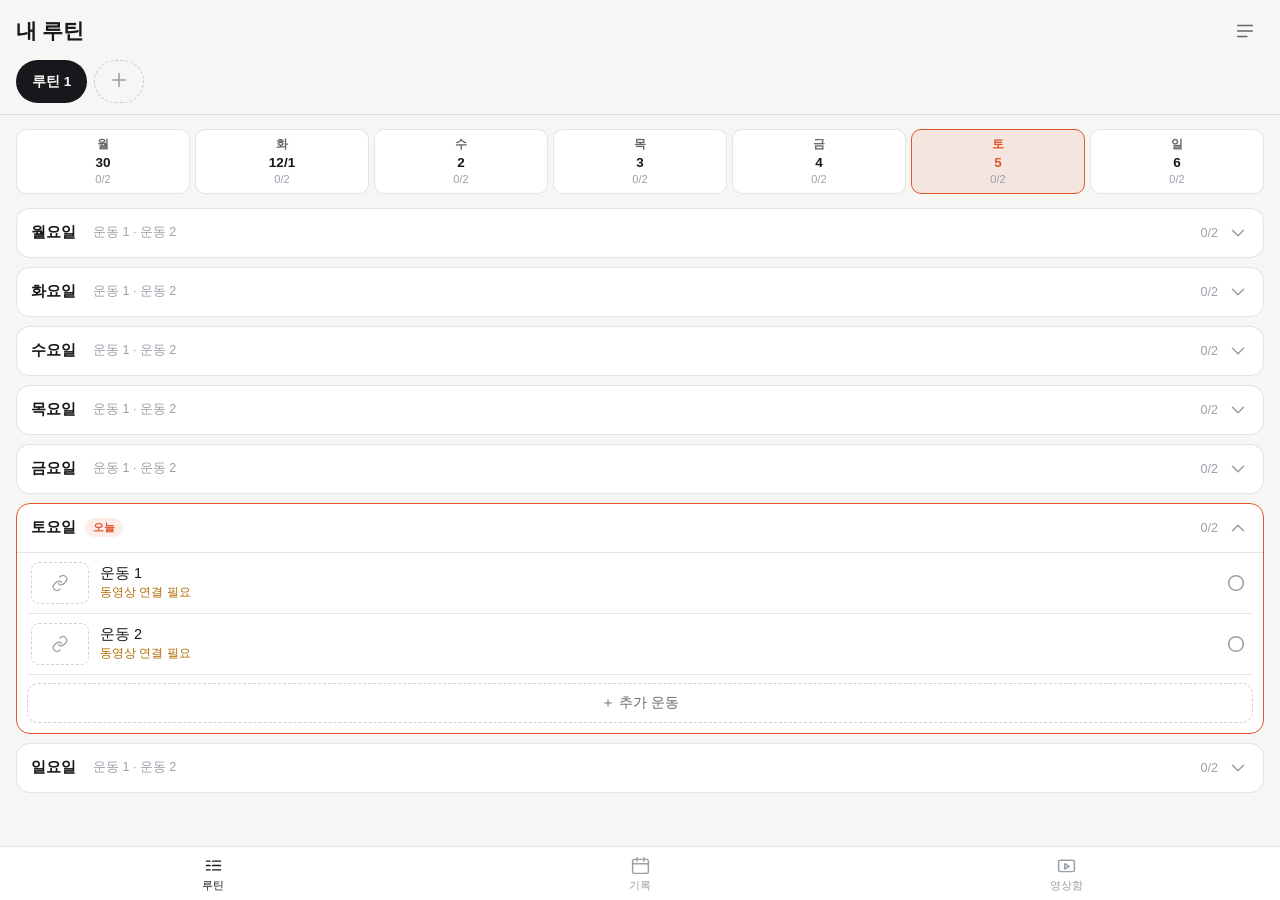
<file: index.html>
<!DOCTYPE html>
<html lang="ko">
<head>
<meta charset="utf-8">
<meta name="viewport" content="width=device-width, initial-scale=1, viewport-fit=cover, maximum-scale=1">
<meta name="theme-color" content="#0e1013" media="(prefers-color-scheme: dark)">
<meta name="theme-color" content="#f6f6f4" media="(prefers-color-scheme: light)">
<meta name="mobile-web-app-capable" content="yes">
<meta name="apple-mobile-web-app-capable" content="yes">
<meta name="apple-mobile-web-app-status-bar-style" content="black-translucent">
<title>내 루틴</title>
<link rel="manifest" href="./manifest.json">
<link rel="icon" href="./icon-192.png">
<link rel="apple-touch-icon" href="./icon-192.png">
<link rel="stylesheet" href="./styles.css">
</head>
<body>

<header class="topbar">
  <h1 class="brand">내 루틴</h1>
  <button class="icon-btn" id="btnStorage" aria-label="저장공간">
    <svg viewBox="0 0 24 24" aria-hidden="true"><path d="M4 6h16M4 12h16M4 18h10"/></svg>
  </button>
</header>

<nav class="tabstrip" id="tabstrip" aria-label="루틴 목록"></nav>

<main id="view" class="view"></main>

<nav class="bottombar" role="tablist">
  <button class="navbtn is-on" data-nav="routine" role="tab">
    <svg viewBox="0 0 24 24" aria-hidden="true"><path d="M4 7h4M4 12h4M4 17h4M11 7h9M11 12h9M11 17h9"/></svg>
    <span>루틴</span>
  </button>
  <button class="navbtn" data-nav="log" role="tab">
    <svg viewBox="0 0 24 24" aria-hidden="true"><rect x="3" y="5" width="18" height="16" rx="2"/><path d="M3 10h18M8 3v4M16 3v4"/></svg>
    <span>기록</span>
  </button>
  <button class="navbtn" data-nav="lib" role="tab">
    <svg viewBox="0 0 24 24" aria-hidden="true"><rect x="3" y="6" width="18" height="13" rx="2"/><path d="m10 10 5 3-5 3z"/></svg>
    <span>영상함</span>
  </button>
</nav>

<div class="sheet-wrap" id="sheetWrap" hidden>
  <div class="sheet-bg" data-close></div>
  <div class="sheet" id="sheet" role="dialog" aria-modal="true"></div>
</div>

<div class="player" id="player" hidden>
  <div class="player-top">
    <span class="player-title" id="playerTitle"></span>
    <button class="icon-btn" id="playerClose" aria-label="닫기">
      <svg viewBox="0 0 24 24" aria-hidden="true"><path d="m6 6 12 12M18 6 6 18"/></svg>
    </button>
  </div>
  <video id="video" controls playsinline preload="metadata"></video>
  <div id="ytbox" hidden></div>
  <div class="player-bottom">
    <button class="btn btn-ghost" id="playerSkip">건너뛰기</button>
    <button class="btn btn-accent" id="playerDone">완료</button>
  </div>
</div>

<div class="toast" id="toast" hidden></div>

<script src="./app.js"></script>
</body>
</html>
</file>
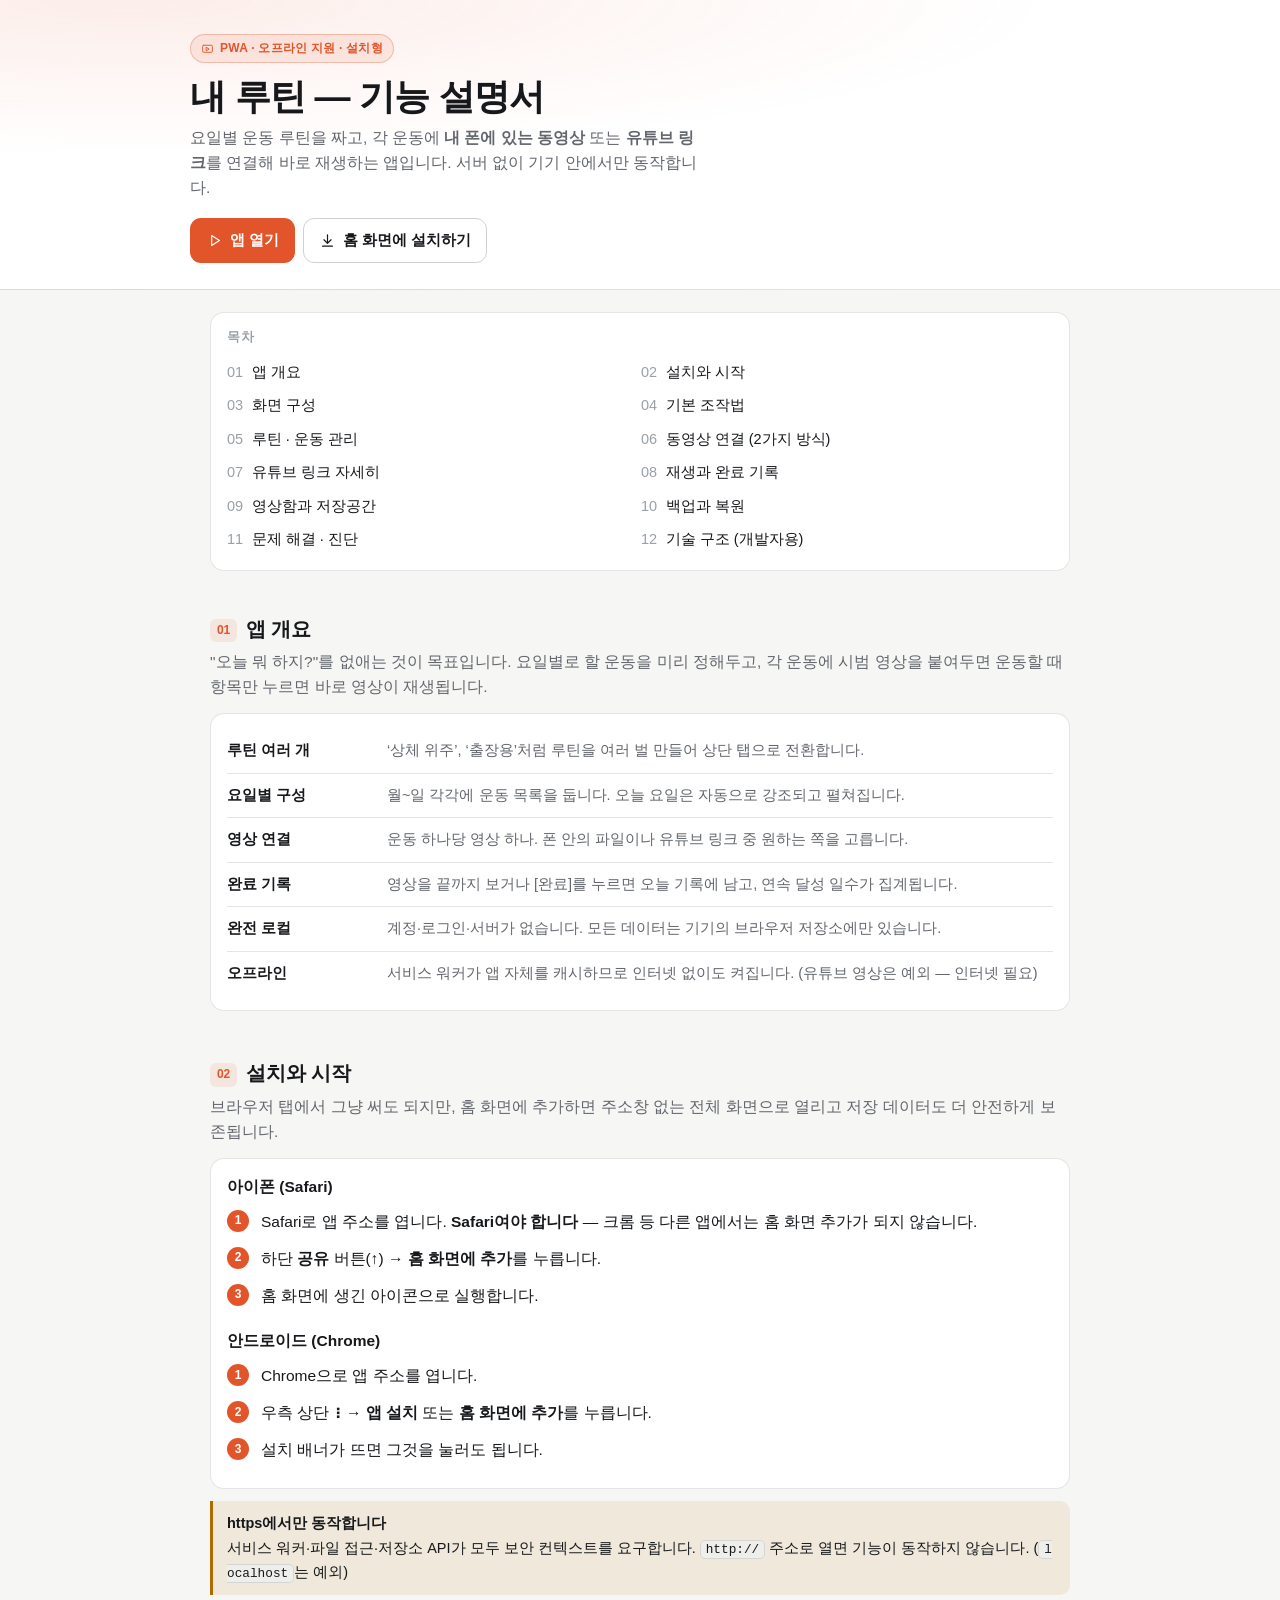
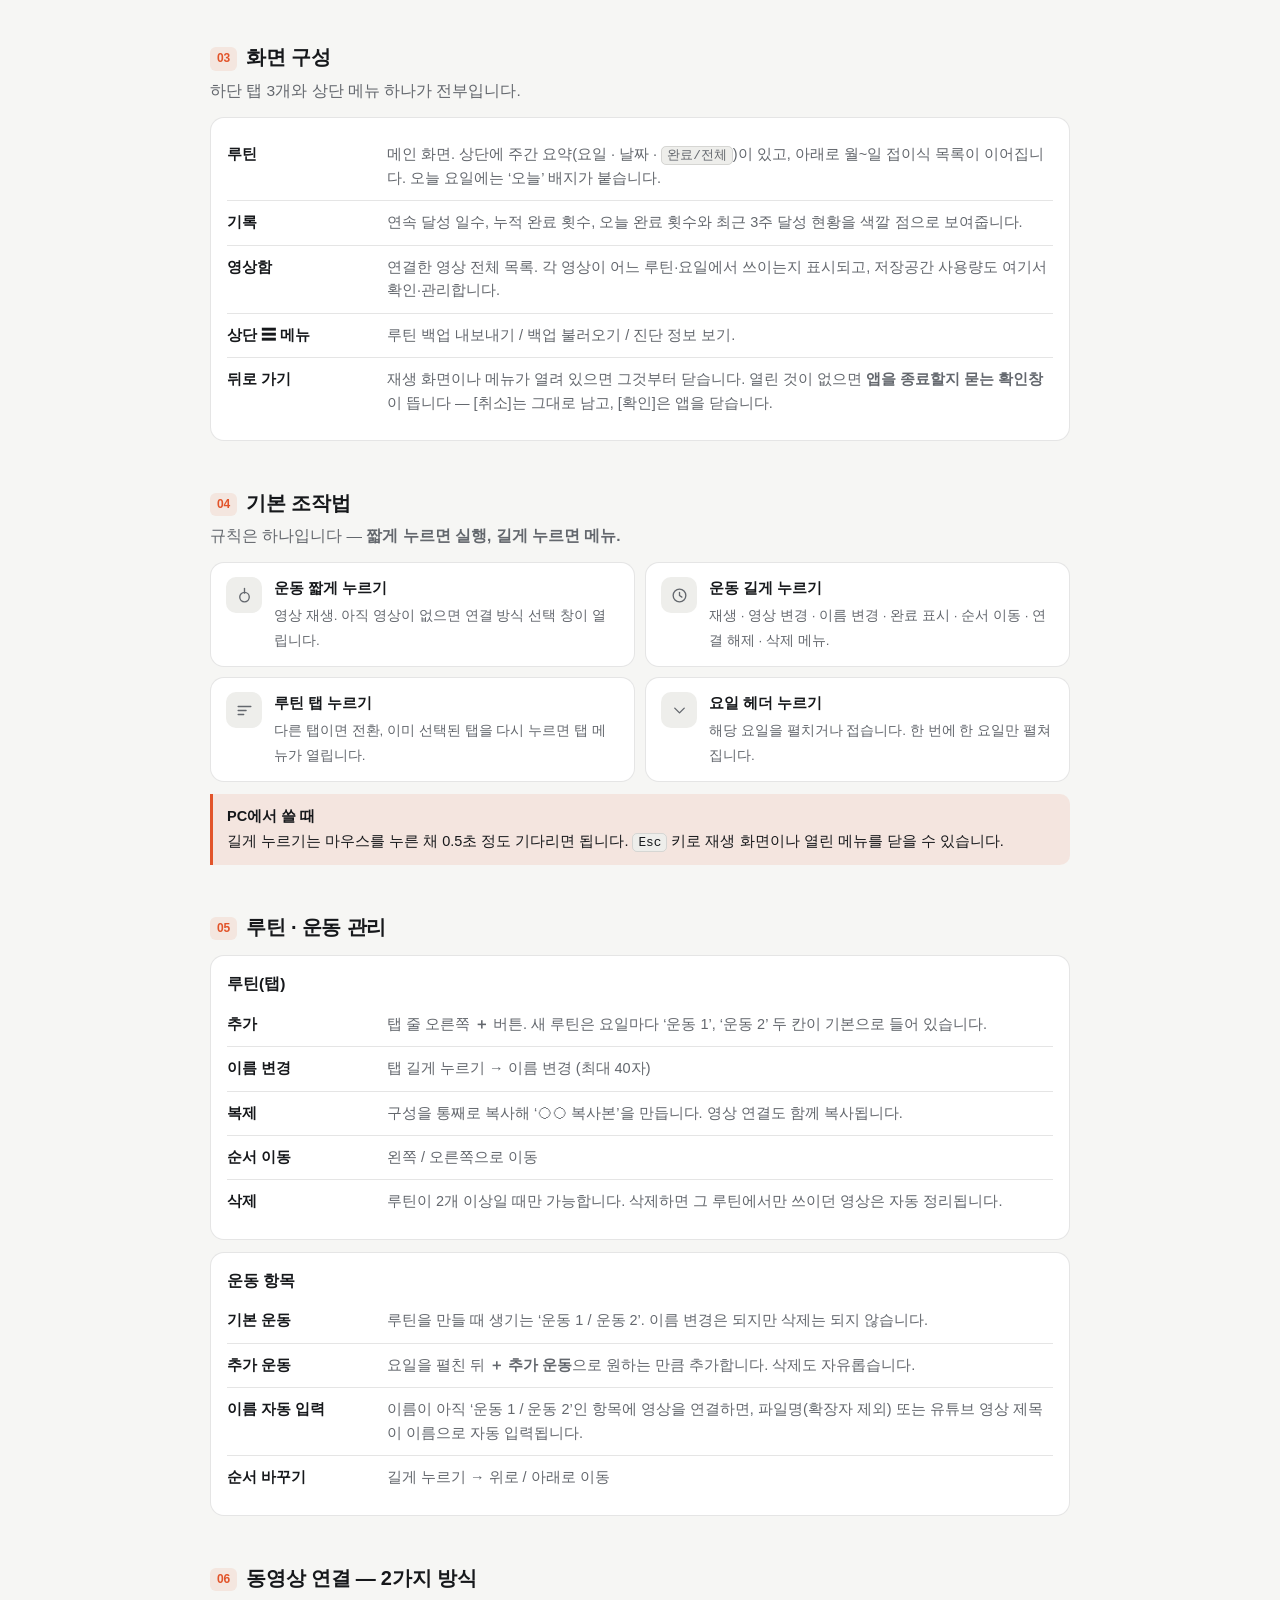
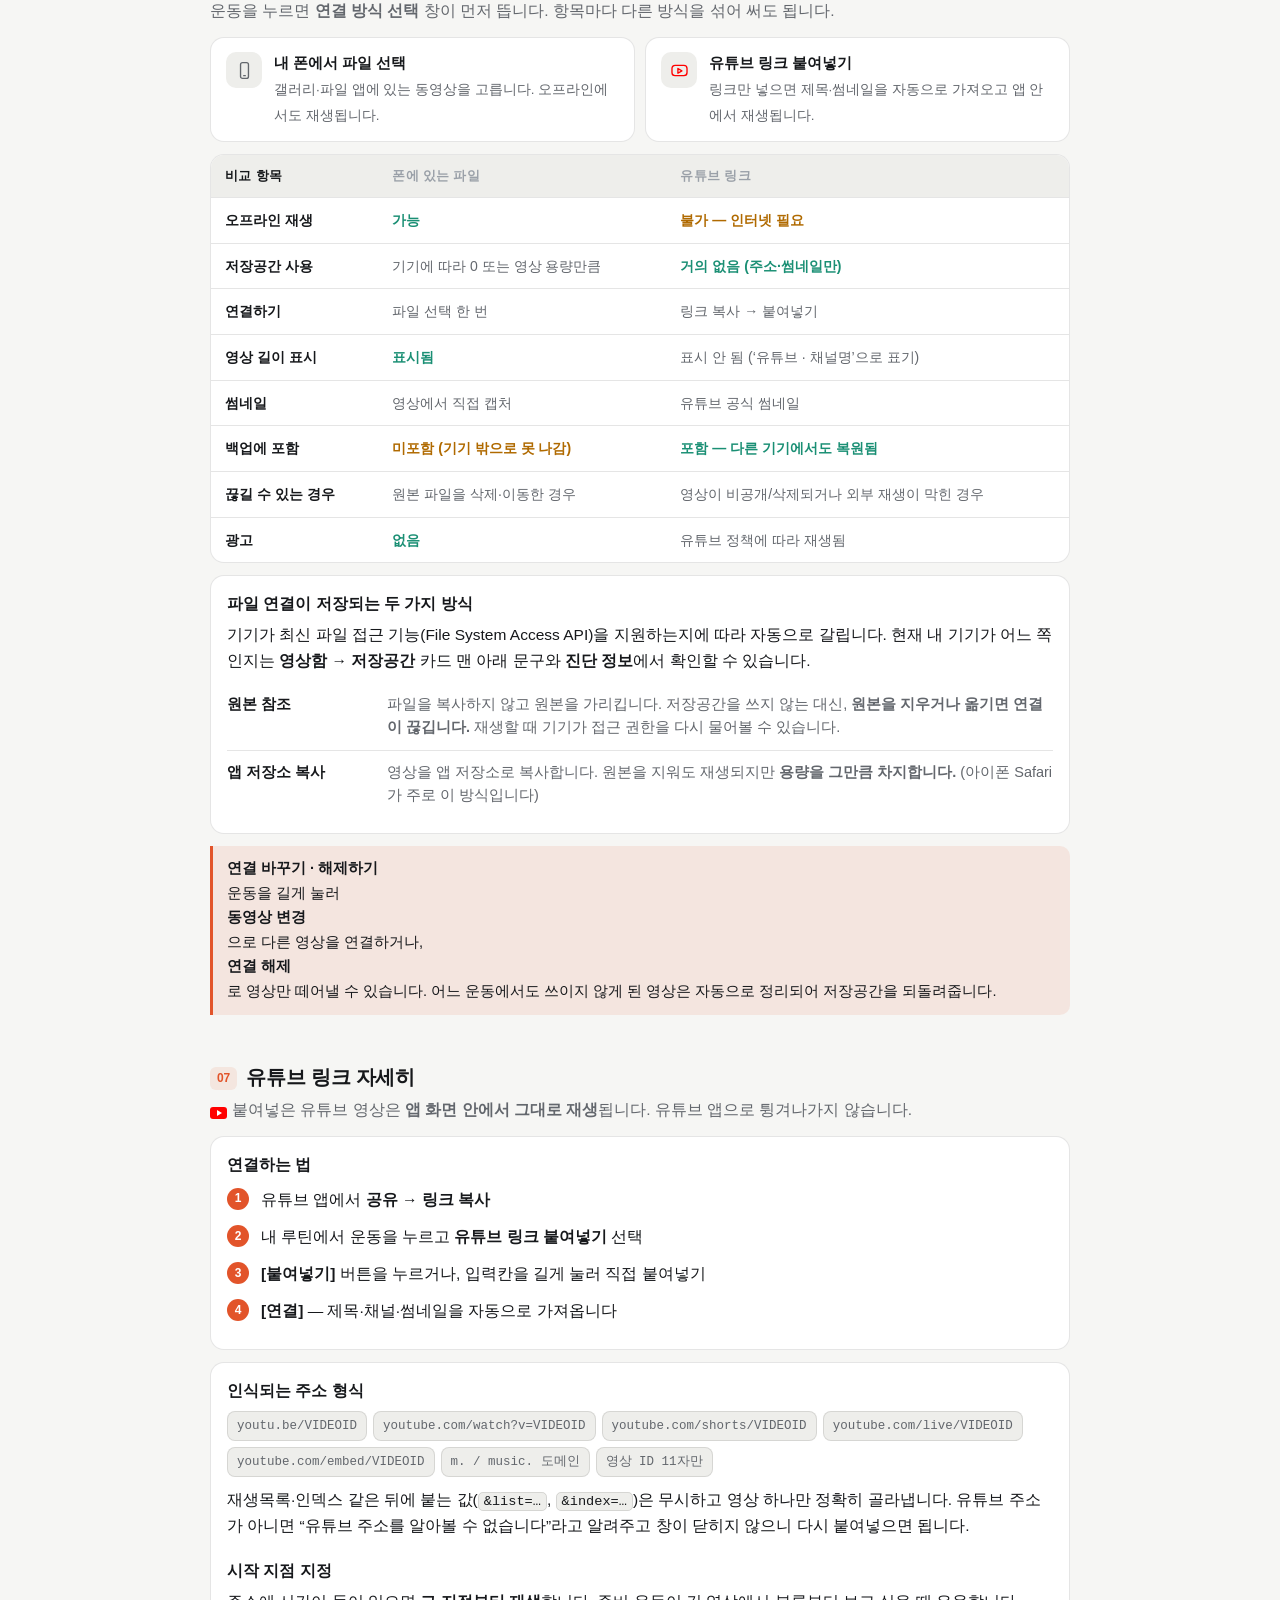
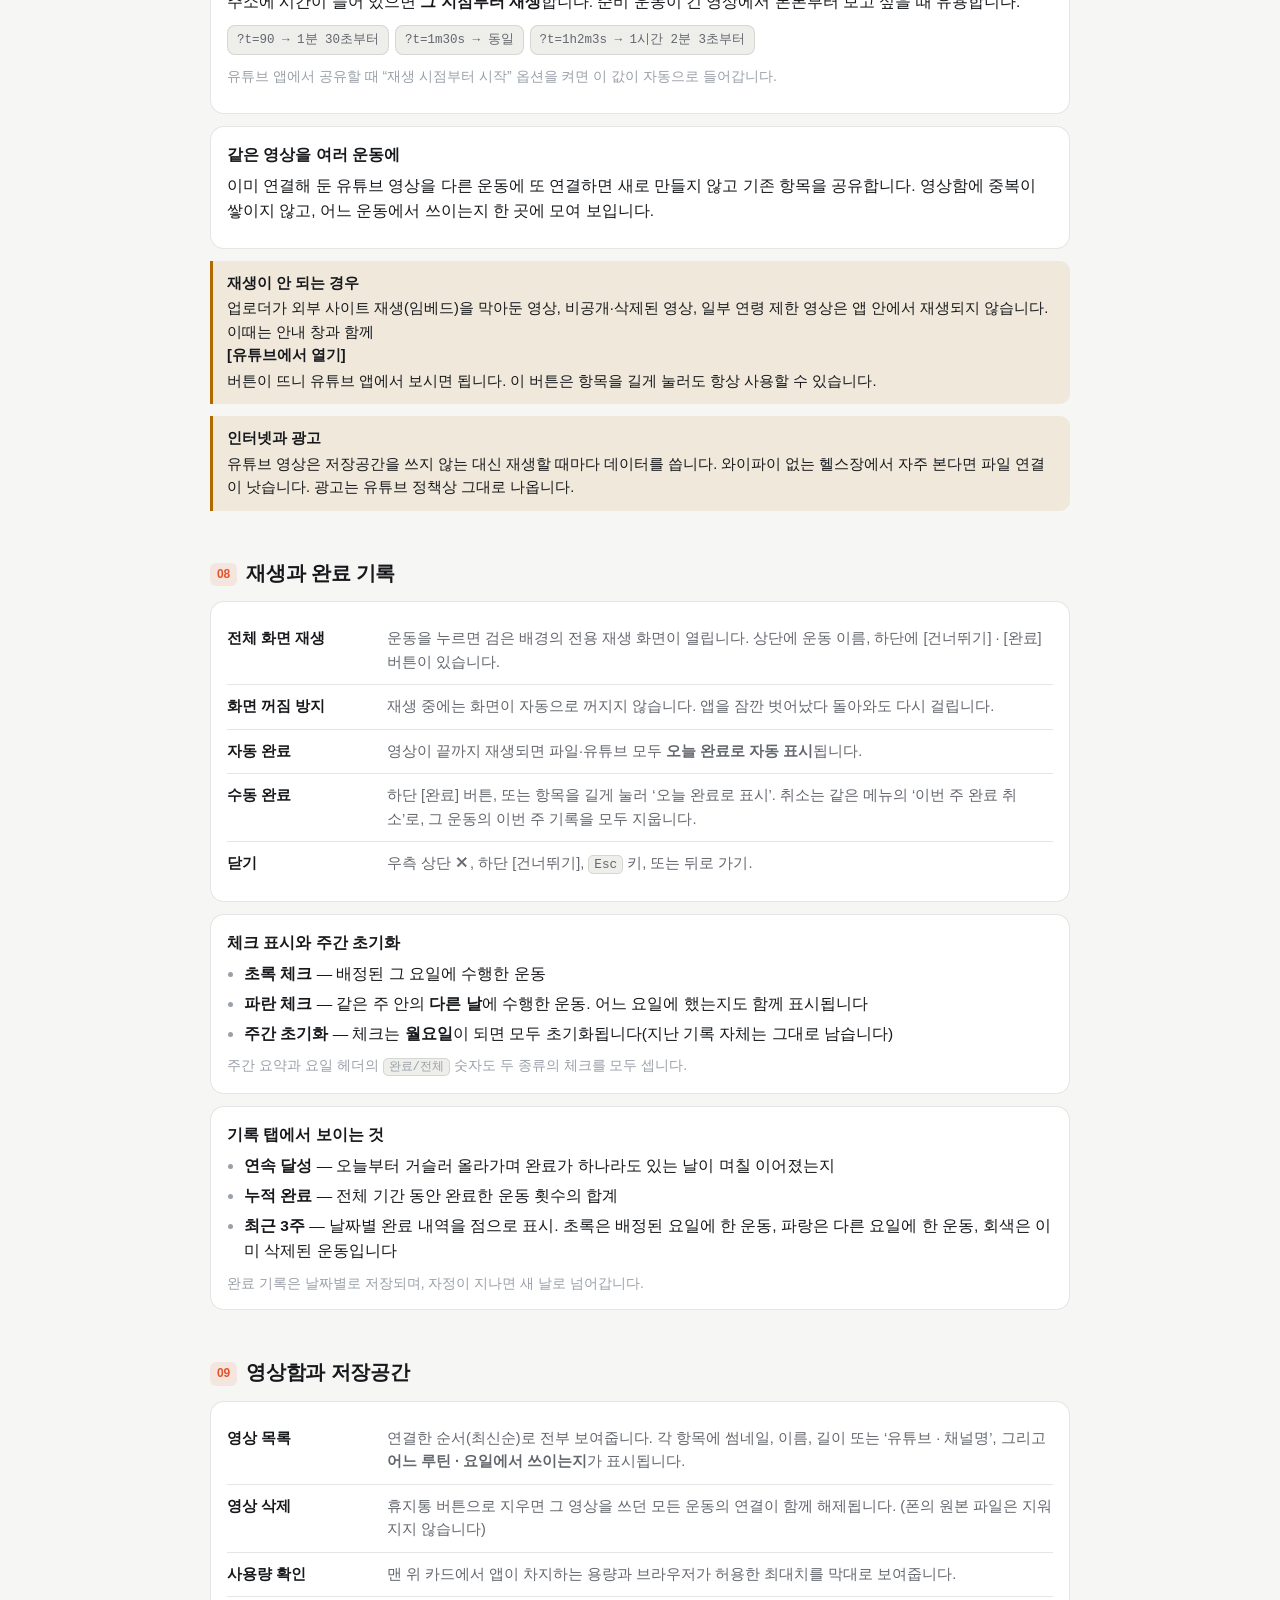
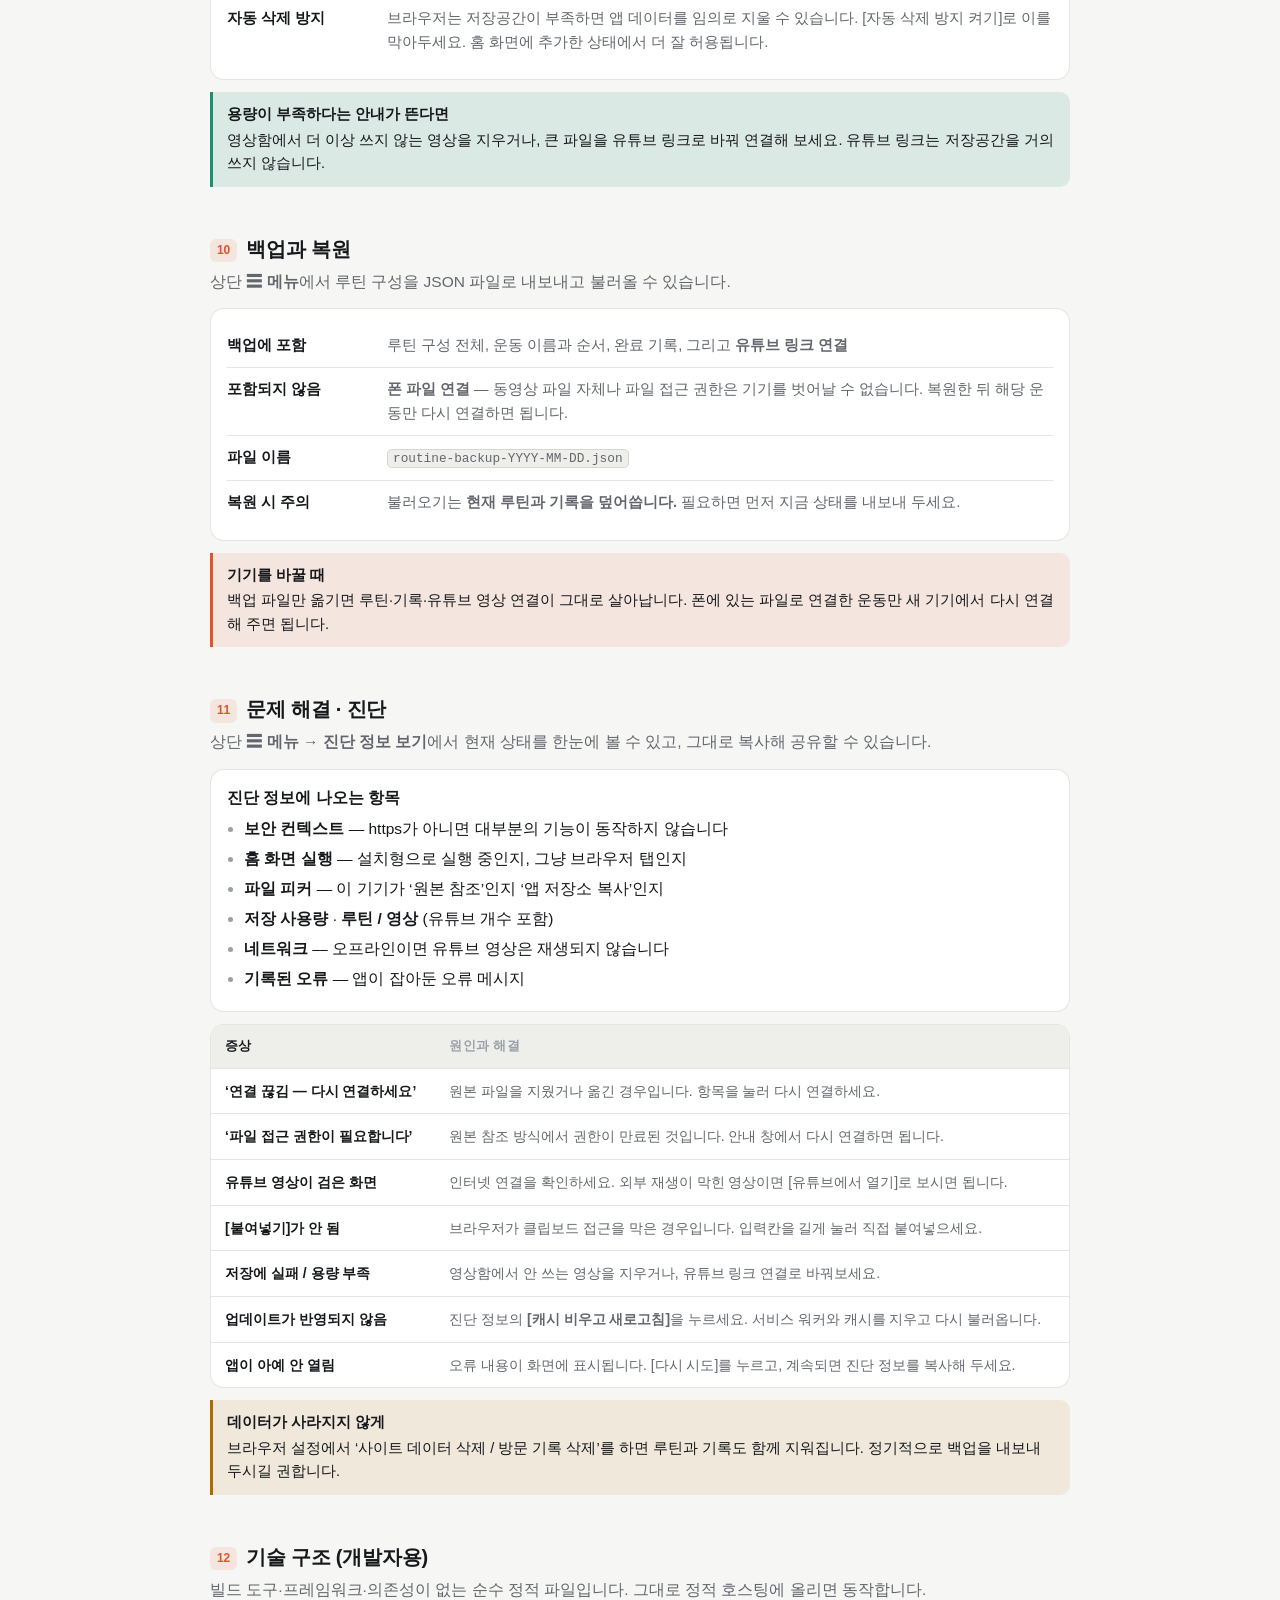
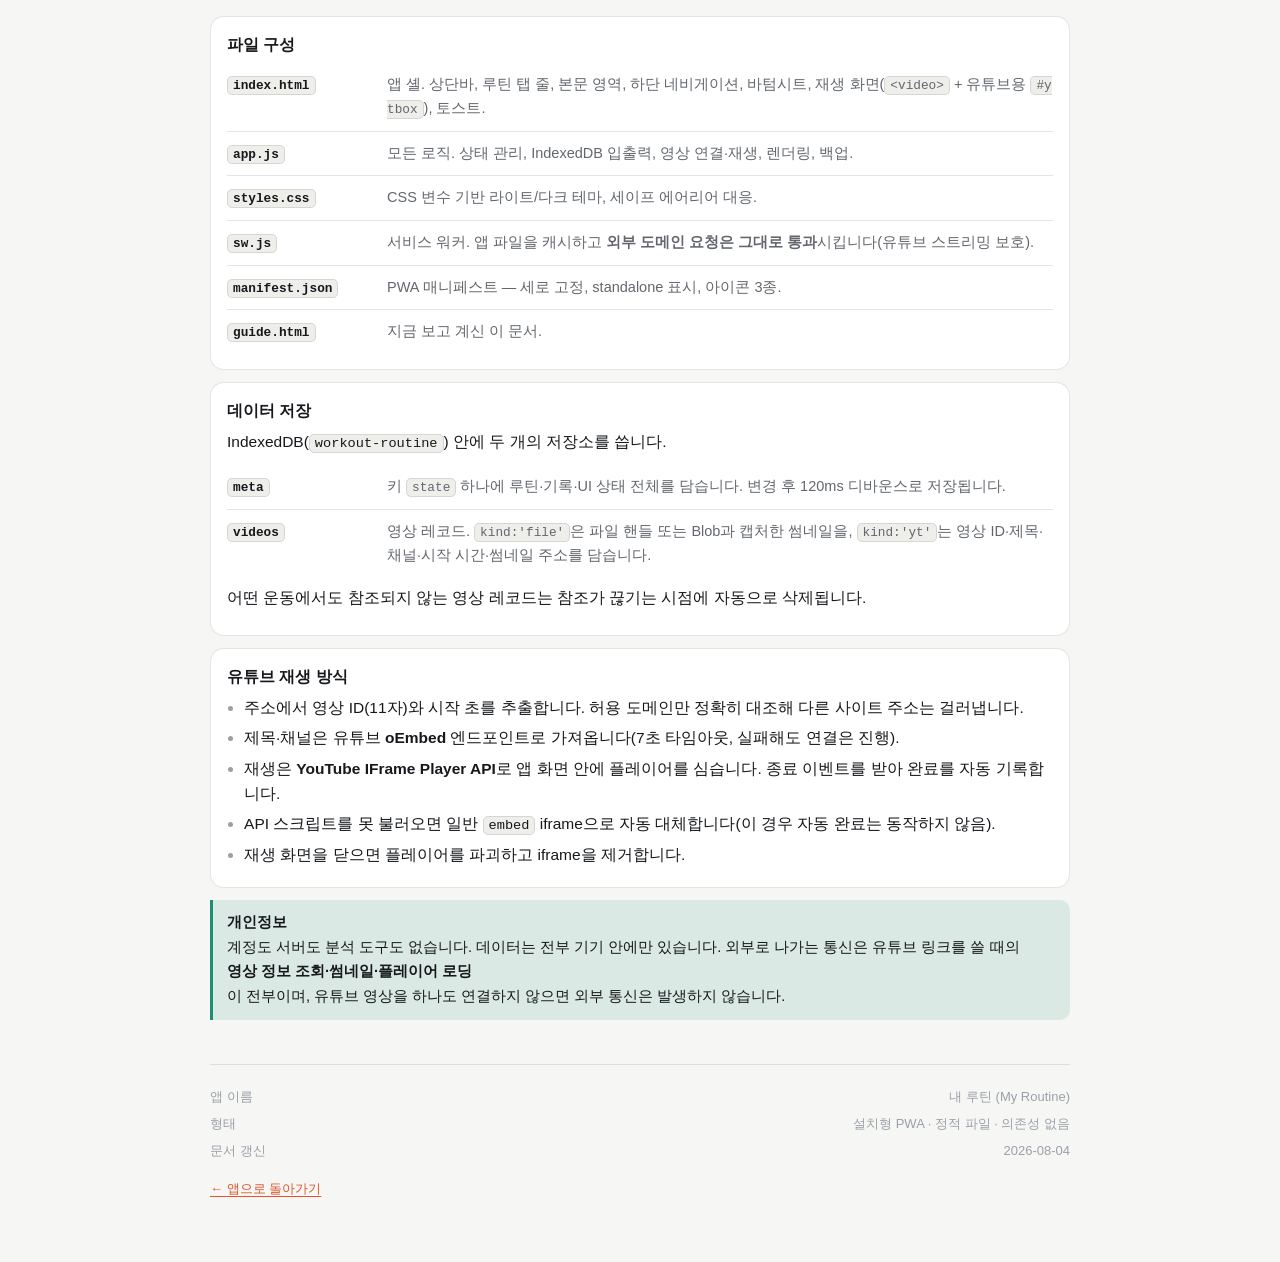
<file: guide.html>
<!DOCTYPE html>
<html lang="ko">
<head>
<meta charset="utf-8">
<meta name="viewport" content="width=device-width, initial-scale=1, viewport-fit=cover">
<meta name="theme-color" content="#0e1013" media="(prefers-color-scheme: dark)">
<meta name="theme-color" content="#f6f6f4" media="(prefers-color-scheme: light)">
<title>내 루틴 — 기능 설명서</title>
<link rel="icon" href="./icon-192.png">
<link rel="apple-touch-icon" href="./icon-192.png">
<style>
:root{
  color-scheme: light dark;
  --bg:#f6f6f4; --surface:#ffffff; --surface-2:#eeeeeb; --surface-3:#e4e4e0;
  --line:rgba(0,0,0,.10); --line-2:rgba(0,0,0,.18);
  --text:#16181b; --dim:#63676d; --faint:#9aa0a8;
  --accent:#e2542a; --accent-ink:#ffffff; --accent-soft:rgba(226,84,42,.10);
  --ok:#1a8f74; --ok-soft:rgba(26,143,116,.12);
  --warn:#b06a00; --warn-soft:rgba(176,106,0,.10);
  --yt:#ff0000;
  --r:14px;
  --safe-b:env(safe-area-inset-bottom,0px);
  --safe-t:env(safe-area-inset-top,0px);
  --font:-apple-system,BlinkMacSystemFont,"Pretendard","Apple SD Gothic Neo","Noto Sans KR","Malgun Gothic",Roboto,sans-serif;
  --mono:ui-monospace,SFMono-Regular,Menlo,Consolas,"D2Coding",monospace;
}
@media (prefers-color-scheme: dark){
  :root{
    --bg:#0e1013; --surface:#191c20; --surface-2:#22262b; --surface-3:#2c3138;
    --line:rgba(255,255,255,.09); --line-2:rgba(255,255,255,.18);
    --text:#e9eaec; --dim:#9aa0a8; --faint:#6d747c;
    --accent:#ff6b3d; --accent-ink:#1a0d07; --accent-soft:rgba(255,107,61,.14);
    --ok:#2fbf9e; --ok-soft:rgba(47,191,158,.14);
    --warn:#e8a33c; --warn-soft:rgba(232,163,60,.12);
    --yt:#ff3b30;
  }
}
*{box-sizing:border-box;-webkit-tap-highlight-color:transparent}
html,body{margin:0;padding:0}
body{
  background:var(--bg);color:var(--text);font-family:var(--font);
  font-size:15.5px;line-height:1.62;
  -webkit-text-size-adjust:100%;
}
svg{fill:none;stroke:currentColor;stroke-width:1.7;stroke-linecap:round;stroke-linejoin:round}
a{color:var(--accent);text-underline-offset:3px}

/* 헤더 */
.hero{
  padding:calc(var(--safe-t) + 34px) 20px 26px;
  border-bottom:1px solid var(--line);
  background:
    radial-gradient(120% 90% at 10% 0%, var(--accent-soft), transparent 60%),
    var(--surface);
}
.hero-in{max-width:900px;margin:0 auto}
.badge{
  display:inline-flex;align-items:center;gap:6px;
  font-size:12px;font-weight:600;letter-spacing:.02em;
  color:var(--accent);background:var(--accent-soft);
  border:1px solid color-mix(in srgb, var(--accent) 30%, transparent);
  padding:4px 10px;border-radius:999px;
}
.hero h1{margin:12px 0 6px;font-size:clamp(26px,6vw,36px);line-height:1.2;letter-spacing:-.02em}
.hero p{margin:0;color:var(--dim);max-width:60ch}
.hero-actions{display:flex;flex-wrap:wrap;gap:8px;margin-top:18px}
.cta{
  display:inline-flex;align-items:center;gap:7px;
  padding:10px 15px;border-radius:11px;font-size:14.5px;font-weight:600;
  text-decoration:none;border:1px solid var(--line-2);color:var(--text);
}
.cta.primary{background:var(--accent);color:var(--accent-ink);border-color:transparent}
.cta svg{width:17px;height:17px}

/* 레이아웃 */
.wrap{max-width:900px;margin:0 auto;padding:0 20px calc(60px + var(--safe-b))}
.toc{
  margin:22px 0 8px;padding:14px 16px;
  background:var(--surface);border:1px solid var(--line);border-radius:var(--r);
}
.toc b{display:block;font-size:12.5px;letter-spacing:.04em;color:var(--faint);text-transform:uppercase;margin-bottom:9px}
.toc ol{margin:0;padding:0;list-style:none;display:grid;gap:2px;grid-template-columns:1fr}
@media (min-width:640px){.toc ol{grid-template-columns:1fr 1fr}}
.toc a{display:block;padding:4px 0;color:var(--text);text-decoration:none;font-size:14.5px}
.toc a:hover{color:var(--accent)}
.toc .num{display:inline-block;width:1.7em;color:var(--faint);font-variant-numeric:tabular-nums}

section{scroll-margin-top:16px;padding-top:34px}
h2{
  font-size:20px;letter-spacing:-.01em;margin:0 0 4px;
  display:flex;align-items:baseline;gap:9px;
}
h2 .num{
  font-size:12px;font-weight:700;color:var(--accent);
  background:var(--accent-soft);border-radius:6px;padding:2px 7px;
  transform:translateY(-2px);
}
.lede{color:var(--dim);margin:0 0 14px}
h3{font-size:15.5px;margin:20px 0 6px}
p{margin:0 0 10px}

.card{
  background:var(--surface);border:1px solid var(--line);border-radius:var(--r);
  padding:15px 16px;margin:12px 0;
}
.card h3:first-child{margin-top:0}

/* 목록 */
ul.plain{margin:0;padding-left:1.1em}
ul.plain li{margin:5px 0}
ul.plain li::marker{color:var(--faint)}

dl.rows{margin:0;display:grid;gap:0}
dl.rows>div{
  display:grid;grid-template-columns:minmax(96px,148px) 1fr;gap:12px;
  padding:10px 0;border-bottom:1px solid var(--line);align-items:start;
}
dl.rows>div:last-child{border-bottom:0}
dl.rows dt{font-weight:600;font-size:14.5px}
dl.rows dd{margin:0;color:var(--dim);font-size:14.5px;min-width:0}
@media (max-width:480px){
  dl.rows>div{grid-template-columns:1fr;gap:2px}
}

/* 조작 카드 */
.gestures{display:grid;gap:10px;grid-template-columns:1fr}
@media (min-width:640px){.gestures{grid-template-columns:1fr 1fr}}
.g{
  display:flex;gap:12px;align-items:flex-start;
  background:var(--surface);border:1px solid var(--line);border-radius:var(--r);padding:14px 15px;
}
.g .ico{
  flex:0 0 auto;width:36px;height:36px;border-radius:10px;
  background:var(--surface-2);display:grid;place-items:center;color:var(--dim);
}
.g .ico svg{width:19px;height:19px}
.g b{display:block;font-size:14.5px;margin-bottom:1px}
.g span{color:var(--dim);font-size:13.5px}

/* 비교 표 */
.tablewrap{overflow-x:auto;-webkit-overflow-scrolling:touch;margin:12px 0;
  border:1px solid var(--line);border-radius:var(--r);background:var(--surface)}
table{border-collapse:collapse;width:100%;min-width:520px;font-size:14px}
th,td{padding:11px 14px;text-align:left;border-bottom:1px solid var(--line);vertical-align:top}
thead th{font-size:12.5px;letter-spacing:.03em;color:var(--faint);text-transform:uppercase;font-weight:600;
  background:var(--surface-2)}
tbody tr:last-child td{border-bottom:0}
td:first-child,th:first-child{font-weight:600;color:var(--text)}
td{color:var(--dim)}
.yes{color:var(--ok);font-weight:600}
.no{color:var(--warn);font-weight:600}

/* 코드 / 칩 */
code{
  font-family:var(--mono);font-size:.88em;
  background:var(--surface-2);border:1px solid var(--line);
  padding:1px 5px;border-radius:5px;word-break:break-all;
}
.chips{display:flex;flex-wrap:wrap;gap:6px;margin:8px 0 2px}
.chip{
  font-family:var(--mono);font-size:12.5px;
  background:var(--surface-2);border:1px solid var(--line);
  padding:4px 9px;border-radius:8px;color:var(--dim);
}

/* 콜아웃 */
.note{
  border-left:3px solid var(--accent);background:var(--accent-soft);
  border-radius:0 10px 10px 0;padding:11px 14px;margin:12px 0;font-size:14.5px;
}
.note.warn{border-left-color:var(--warn);background:var(--warn-soft)}
.note.ok{border-left-color:var(--ok);background:var(--ok-soft)}
.note b{display:block;margin-bottom:2px}

/* 단계 */
ol.steps{counter-reset:s;list-style:none;margin:10px 0;padding:0}
ol.steps li{
  counter-increment:s;position:relative;padding:0 0 12px 34px;
}
ol.steps li::before{
  content:counter(s);position:absolute;left:0;top:1px;
  width:22px;height:22px;border-radius:50%;
  background:var(--accent);color:var(--accent-ink);
  font-size:12px;font-weight:700;display:grid;place-items:center;
}
ol.steps li:last-child{padding-bottom:0}
ol.steps b{font-weight:600}

/* 유튜브 강조 */
.ytmark{
  display:inline-flex;align-items:center;justify-content:center;
  width:17px;height:12px;border-radius:3px;background:var(--yt);vertical-align:-1px;margin-right:5px;
}
.ytmark::after{content:'';width:0;height:0;margin-left:1px;
  border-left:5px solid #fff;border-top:3px solid transparent;border-bottom:3px solid transparent}

/* 푸터 */
footer{
  margin-top:44px;padding-top:18px;border-top:1px solid var(--line);
  color:var(--faint);font-size:13px;
}
footer .kv{display:flex;justify-content:space-between;gap:12px;padding:3px 0}
</style>
</head>
<body>

<header class="hero">
  <div class="hero-in">
    <span class="badge">
      <svg viewBox="0 0 24 24" style="width:13px;height:13px"><rect x="3" y="6" width="18" height="13" rx="2"/><path d="m10 10 5 3-5 3z"/></svg>
      PWA · 오프라인 지원 · 설치형
    </span>
    <h1>내 루틴 — 기능 설명서</h1>
    <p>요일별 운동 루틴을 짜고, 각 운동에 <b>내 폰에 있는 동영상</b> 또는 <b>유튜브 링크</b>를 연결해 바로 재생하는 앱입니다. 서버 없이 기기 안에서만 동작합니다.</p>
    <div class="hero-actions">
      <a class="cta primary" href="./index.html">
        <svg viewBox="0 0 24 24"><path d="m8 5 11 7-11 7z"/></svg>
        앱 열기
      </a>
      <a class="cta" href="#install">
        <svg viewBox="0 0 24 24"><path d="M12 4v11M7 11l5 5 5-5"/><path d="M5 20h14"/></svg>
        홈 화면에 설치하기
      </a>
    </div>
  </div>
</header>

<div class="wrap">

  <nav class="toc">
    <b>목차</b>
    <ol>
      <li><a href="#overview"><span class="num">01</span>앱 개요</a></li>
      <li><a href="#install"><span class="num">02</span>설치와 시작</a></li>
      <li><a href="#screens"><span class="num">03</span>화면 구성</a></li>
      <li><a href="#gestures"><span class="num">04</span>기본 조작법</a></li>
      <li><a href="#routine"><span class="num">05</span>루틴 · 운동 관리</a></li>
      <li><a href="#link"><span class="num">06</span>동영상 연결 (2가지 방식)</a></li>
      <li><a href="#youtube"><span class="num">07</span>유튜브 링크 자세히</a></li>
      <li><a href="#play"><span class="num">08</span>재생과 완료 기록</a></li>
      <li><a href="#library"><span class="num">09</span>영상함과 저장공간</a></li>
      <li><a href="#backup"><span class="num">10</span>백업과 복원</a></li>
      <li><a href="#trouble"><span class="num">11</span>문제 해결 · 진단</a></li>
      <li><a href="#tech"><span class="num">12</span>기술 구조 (개발자용)</a></li>
    </ol>
  </nav>

  <!-- 01 -->
  <section id="overview">
    <h2><span class="num">01</span>앱 개요</h2>
    <p class="lede">"오늘 뭐 하지?"를 없애는 것이 목표입니다. 요일별로 할 운동을 미리 정해두고, 각 운동에 시범 영상을 붙여두면 운동할 때 항목만 누르면 바로 영상이 재생됩니다.</p>

    <div class="card">
      <dl class="rows">
        <div><dt>루틴 여러 개</dt><dd>‘상체 위주’, ‘출장용’처럼 루틴을 여러 벌 만들어 상단 탭으로 전환합니다.</dd></div>
        <div><dt>요일별 구성</dt><dd>월~일 각각에 운동 목록을 둡니다. 오늘 요일은 자동으로 강조되고 펼쳐집니다.</dd></div>
        <div><dt>영상 연결</dt><dd>운동 하나당 영상 하나. 폰 안의 파일이나 유튜브 링크 중 원하는 쪽을 고릅니다.</dd></div>
        <div><dt>완료 기록</dt><dd>영상을 끝까지 보거나 [완료]를 누르면 오늘 기록에 남고, 연속 달성 일수가 집계됩니다.</dd></div>
        <div><dt>완전 로컬</dt><dd>계정·로그인·서버가 없습니다. 모든 데이터는 기기의 브라우저 저장소에만 있습니다.</dd></div>
        <div><dt>오프라인</dt><dd>서비스 워커가 앱 자체를 캐시하므로 인터넷 없이도 켜집니다. (유튜브 영상은 예외 — 인터넷 필요)</dd></div>
      </dl>
    </div>
  </section>

  <!-- 02 -->
  <section id="install">
    <h2><span class="num">02</span>설치와 시작</h2>
    <p class="lede">브라우저 탭에서 그냥 써도 되지만, 홈 화면에 추가하면 주소창 없는 전체 화면으로 열리고 저장 데이터도 더 안전하게 보존됩니다.</p>

    <div class="card">
      <h3>아이폰 (Safari)</h3>
      <ol class="steps">
        <li>Safari로 앱 주소를 엽니다. <b>Safari여야 합니다</b> — 크롬 등 다른 앱에서는 홈 화면 추가가 되지 않습니다.</li>
        <li>하단 <b>공유</b> 버튼(↑) → <b>홈 화면에 추가</b>를 누릅니다.</li>
        <li>홈 화면에 생긴 아이콘으로 실행합니다.</li>
      </ol>
      <h3>안드로이드 (Chrome)</h3>
      <ol class="steps">
        <li>Chrome으로 앱 주소를 엽니다.</li>
        <li>우측 상단 <b>⋮</b> → <b>앱 설치</b> 또는 <b>홈 화면에 추가</b>를 누릅니다.</li>
        <li>설치 배너가 뜨면 그것을 눌러도 됩니다.</li>
      </ol>
    </div>

    <div class="note warn">
      <b>https에서만 동작합니다</b>
      서비스 워커·파일 접근·저장소 API가 모두 보안 컨텍스트를 요구합니다. <code>http://</code> 주소로 열면 기능이 동작하지 않습니다. (<code>localhost</code>는 예외)
    </div>
  </section>

  <!-- 03 -->
  <section id="screens">
    <h2><span class="num">03</span>화면 구성</h2>
    <p class="lede">하단 탭 3개와 상단 메뉴 하나가 전부입니다.</p>

    <div class="card">
      <dl class="rows">
        <div>
          <dt>루틴</dt>
          <dd>메인 화면. 상단에 주간 요약(요일 · 날짜 · <code>완료/전체</code>)이 있고, 아래로 월~일 접이식 목록이 이어집니다. 오늘 요일에는 ‘오늘’ 배지가 붙습니다.</dd>
        </div>
        <div>
          <dt>기록</dt>
          <dd>연속 달성 일수, 누적 완료 횟수, 오늘 완료 횟수와 최근 3주 달성 현황을 색깔 점으로 보여줍니다.</dd>
        </div>
        <div>
          <dt>영상함</dt>
          <dd>연결한 영상 전체 목록. 각 영상이 어느 루틴·요일에서 쓰이는지 표시되고, 저장공간 사용량도 여기서 확인·관리합니다.</dd>
        </div>
        <div>
          <dt>상단 ☰ 메뉴</dt>
          <dd>루틴 백업 내보내기 / 백업 불러오기 / 진단 정보 보기.</dd>
        </div>
        <div>
          <dt>뒤로 가기</dt>
          <dd>재생 화면이나 메뉴가 열려 있으면 그것부터 닫습니다. 열린 것이 없으면 <b>앱을 종료할지 묻는 확인창</b>이 뜹니다 — [취소]는 그대로 남고, [확인]은 앱을 닫습니다.</dd>
        </div>
      </dl>
    </div>
  </section>

  <!-- 04 -->
  <section id="gestures">
    <h2><span class="num">04</span>기본 조작법</h2>
    <p class="lede">규칙은 하나입니다 — <b>짧게 누르면 실행, 길게 누르면 메뉴.</b></p>

    <div class="gestures">
      <div class="g">
        <span class="ico"><svg viewBox="0 0 24 24"><path d="M12 3v6"/><circle cx="12" cy="14" r="6"/></svg></span>
        <div><b>운동 짧게 누르기</b><span>영상 재생. 아직 영상이 없으면 연결 방식 선택 창이 열립니다.</span></div>
      </div>
      <div class="g">
        <span class="ico"><svg viewBox="0 0 24 24"><circle cx="12" cy="12" r="8"/><path d="M12 8v4l3 2"/></svg></span>
        <div><b>운동 길게 누르기</b><span>재생 · 영상 변경 · 이름 변경 · 완료 표시 · 순서 이동 · 연결 해제 · 삭제 메뉴.</span></div>
      </div>
      <div class="g">
        <span class="ico"><svg viewBox="0 0 24 24"><path d="M4 7h16M4 12h10M4 17h7"/></svg></span>
        <div><b>루틴 탭 누르기</b><span>다른 탭이면 전환, 이미 선택된 탭을 다시 누르면 탭 메뉴가 열립니다.</span></div>
      </div>
      <div class="g">
        <span class="ico"><svg viewBox="0 0 24 24"><path d="m6 9 6 6 6-6"/></svg></span>
        <div><b>요일 헤더 누르기</b><span>해당 요일을 펼치거나 접습니다. 한 번에 한 요일만 펼쳐집니다.</span></div>
      </div>
    </div>

    <div class="note">
      <b>PC에서 쓸 때</b>
      길게 누르기는 마우스를 누른 채 0.5초 정도 기다리면 됩니다. <code>Esc</code> 키로 재생 화면이나 열린 메뉴를 닫을 수 있습니다.
    </div>
  </section>

  <!-- 05 -->
  <section id="routine">
    <h2><span class="num">05</span>루틴 · 운동 관리</h2>

    <div class="card">
      <h3>루틴(탭)</h3>
      <dl class="rows">
        <div><dt>추가</dt><dd>탭 줄 오른쪽 <b>＋</b> 버튼. 새 루틴은 요일마다 ‘운동 1’, ‘운동 2’ 두 칸이 기본으로 들어 있습니다.</dd></div>
        <div><dt>이름 변경</dt><dd>탭 길게 누르기 → 이름 변경 (최대 40자)</dd></div>
        <div><dt>복제</dt><dd>구성을 통째로 복사해 ‘◯◯ 복사본’을 만듭니다. 영상 연결도 함께 복사됩니다.</dd></div>
        <div><dt>순서 이동</dt><dd>왼쪽 / 오른쪽으로 이동</dd></div>
        <div><dt>삭제</dt><dd>루틴이 2개 이상일 때만 가능합니다. 삭제하면 그 루틴에서만 쓰이던 영상은 자동 정리됩니다.</dd></div>
      </dl>
    </div>

    <div class="card">
      <h3>운동 항목</h3>
      <dl class="rows">
        <div><dt>기본 운동</dt><dd>루틴을 만들 때 생기는 ‘운동 1 / 운동 2’. 이름 변경은 되지만 삭제는 되지 않습니다.</dd></div>
        <div><dt>추가 운동</dt><dd>요일을 펼친 뒤 <b>＋ 추가 운동</b>으로 원하는 만큼 추가합니다. 삭제도 자유롭습니다.</dd></div>
        <div><dt>이름 자동 입력</dt><dd>이름이 아직 ‘운동 1 / 운동 2’인 항목에 영상을 연결하면, 파일명(확장자 제외) 또는 유튜브 영상 제목이 이름으로 자동 입력됩니다.</dd></div>
        <div><dt>순서 바꾸기</dt><dd>길게 누르기 → 위로 / 아래로 이동</dd></div>
      </dl>
    </div>
  </section>

  <!-- 06 -->
  <section id="link">
    <h2><span class="num">06</span>동영상 연결 — 2가지 방식</h2>
    <p class="lede">운동을 누르면 <b>연결 방식 선택</b> 창이 먼저 뜹니다. 항목마다 다른 방식을 섞어 써도 됩니다.</p>

    <div class="gestures">
      <div class="g">
        <span class="ico"><svg viewBox="0 0 24 24"><rect x="7" y="2" width="10" height="20" rx="2.5"/><path d="M11 18.5h2"/></svg></span>
        <div><b>내 폰에서 파일 선택</b><span>갤러리·파일 앱에 있는 동영상을 고릅니다. 오프라인에서도 재생됩니다.</span></div>
      </div>
      <div class="g">
        <span class="ico" style="color:var(--yt)"><svg viewBox="0 0 24 24"><rect x="2.5" y="5.5" width="19" height="13" rx="4"/><path d="m10 9.5 5 3-5 3z"/></svg></span>
        <div><b>유튜브 링크 붙여넣기</b><span>링크만 넣으면 제목·썸네일을 자동으로 가져오고 앱 안에서 재생됩니다.</span></div>
      </div>
    </div>

    <div class="tablewrap">
      <table>
        <thead>
          <tr><th>비교 항목</th><th>폰에 있는 파일</th><th>유튜브 링크</th></tr>
        </thead>
        <tbody>
          <tr><td>오프라인 재생</td><td class="yes">가능</td><td class="no">불가 — 인터넷 필요</td></tr>
          <tr><td>저장공간 사용</td><td>기기에 따라 0 또는 영상 용량만큼</td><td class="yes">거의 없음 (주소·썸네일만)</td></tr>
          <tr><td>연결하기</td><td>파일 선택 한 번</td><td>링크 복사 → 붙여넣기</td></tr>
          <tr><td>영상 길이 표시</td><td class="yes">표시됨</td><td>표시 안 됨 (‘유튜브 · 채널명’으로 표기)</td></tr>
          <tr><td>썸네일</td><td>영상에서 직접 캡처</td><td>유튜브 공식 썸네일</td></tr>
          <tr><td>백업에 포함</td><td class="no">미포함 (기기 밖으로 못 나감)</td><td class="yes">포함 — 다른 기기에서도 복원됨</td></tr>
          <tr><td>끊길 수 있는 경우</td><td>원본 파일을 삭제·이동한 경우</td><td>영상이 비공개/삭제되거나 외부 재생이 막힌 경우</td></tr>
          <tr><td>광고</td><td class="yes">없음</td><td>유튜브 정책에 따라 재생됨</td></tr>
        </tbody>
      </table>
    </div>

    <div class="card">
      <h3>파일 연결이 저장되는 두 가지 방식</h3>
      <p>기기가 최신 파일 접근 기능(File System Access API)을 지원하는지에 따라 자동으로 갈립니다. 현재 내 기기가 어느 쪽인지는 <b>영상함 → 저장공간</b> 카드 맨 아래 문구와 <b>진단 정보</b>에서 확인할 수 있습니다.</p>
      <dl class="rows">
        <div>
          <dt>원본 참조</dt>
          <dd>파일을 복사하지 않고 원본을 가리킵니다. 저장공간을 쓰지 않는 대신, <b>원본을 지우거나 옮기면 연결이 끊깁니다.</b> 재생할 때 기기가 접근 권한을 다시 물어볼 수 있습니다.</dd>
        </div>
        <div>
          <dt>앱 저장소 복사</dt>
          <dd>영상을 앱 저장소로 복사합니다. 원본을 지워도 재생되지만 <b>용량을 그만큼 차지합니다.</b> (아이폰 Safari가 주로 이 방식입니다)</dd>
        </div>
      </dl>
    </div>

    <div class="note">
      <b>연결 바꾸기 · 해제하기</b>
      운동을 길게 눌러 <b>동영상 변경</b>으로 다른 영상을 연결하거나, <b>연결 해제</b>로 영상만 떼어낼 수 있습니다. 어느 운동에서도 쓰이지 않게 된 영상은 자동으로 정리되어 저장공간을 되돌려줍니다.
    </div>
  </section>

  <!-- 07 -->
  <section id="youtube">
    <h2><span class="num">07</span>유튜브 링크 자세히</h2>
    <p class="lede"><span class="ytmark"></span>붙여넣은 유튜브 영상은 <b>앱 화면 안에서 그대로 재생</b>됩니다. 유튜브 앱으로 튕겨나가지 않습니다.</p>

    <div class="card">
      <h3>연결하는 법</h3>
      <ol class="steps">
        <li>유튜브 앱에서 <b>공유 → 링크 복사</b></li>
        <li>내 루틴에서 운동을 누르고 <b>유튜브 링크 붙여넣기</b> 선택</li>
        <li><b>[붙여넣기]</b> 버튼을 누르거나, 입력칸을 길게 눌러 직접 붙여넣기</li>
        <li><b>[연결]</b> — 제목·채널·썸네일을 자동으로 가져옵니다</li>
      </ol>
    </div>

    <div class="card">
      <h3>인식되는 주소 형식</h3>
      <div class="chips">
        <span class="chip">youtu.be/VIDEOID</span>
        <span class="chip">youtube.com/watch?v=VIDEOID</span>
        <span class="chip">youtube.com/shorts/VIDEOID</span>
        <span class="chip">youtube.com/live/VIDEOID</span>
        <span class="chip">youtube.com/embed/VIDEOID</span>
        <span class="chip">m. / music. 도메인</span>
        <span class="chip">영상 ID 11자만</span>
      </div>
      <p style="margin-top:10px">재생목록·인덱스 같은 뒤에 붙는 값(<code>&amp;list=…</code>, <code>&amp;index=…</code>)은 무시하고 영상 하나만 정확히 골라냅니다. 유튜브 주소가 아니면 “유튜브 주소를 알아볼 수 없습니다”라고 알려주고 창이 닫히지 않으니 다시 붙여넣으면 됩니다.</p>

      <h3>시작 지점 지정</h3>
      <p>주소에 시간이 들어 있으면 <b>그 지점부터 재생</b>합니다. 준비 운동이 긴 영상에서 본론부터 보고 싶을 때 유용합니다.</p>
      <div class="chips">
        <span class="chip">?t=90 → 1분 30초부터</span>
        <span class="chip">?t=1m30s → 동일</span>
        <span class="chip">?t=1h2m3s → 1시간 2분 3초부터</span>
      </div>
      <p style="margin-top:10px;font-size:14px;color:var(--faint)">유튜브 앱에서 공유할 때 “재생 시점부터 시작” 옵션을 켜면 이 값이 자동으로 들어갑니다.</p>
    </div>

    <div class="card">
      <h3>같은 영상을 여러 운동에</h3>
      <p>이미 연결해 둔 유튜브 영상을 다른 운동에 또 연결하면 새로 만들지 않고 기존 항목을 공유합니다. 영상함에 중복이 쌓이지 않고, 어느 운동에서 쓰이는지 한 곳에 모여 보입니다.</p>
    </div>

    <div class="note warn">
      <b>재생이 안 되는 경우</b>
      업로더가 외부 사이트 재생(임베드)을 막아둔 영상, 비공개·삭제된 영상, 일부 연령 제한 영상은 앱 안에서 재생되지 않습니다. 이때는 안내 창과 함께 <b>[유튜브에서 열기]</b> 버튼이 뜨니 유튜브 앱에서 보시면 됩니다. 이 버튼은 항목을 길게 눌러도 항상 사용할 수 있습니다.
    </div>

    <div class="note warn">
      <b>인터넷과 광고</b>
      유튜브 영상은 저장공간을 쓰지 않는 대신 재생할 때마다 데이터를 씁니다. 와이파이 없는 헬스장에서 자주 본다면 파일 연결이 낫습니다. 광고는 유튜브 정책상 그대로 나옵니다.
    </div>
  </section>

  <!-- 08 -->
  <section id="play">
    <h2><span class="num">08</span>재생과 완료 기록</h2>

    <div class="card">
      <dl class="rows">
        <div><dt>전체 화면 재생</dt><dd>운동을 누르면 검은 배경의 전용 재생 화면이 열립니다. 상단에 운동 이름, 하단에 [건너뛰기] · [완료] 버튼이 있습니다.</dd></div>
        <div><dt>화면 꺼짐 방지</dt><dd>재생 중에는 화면이 자동으로 꺼지지 않습니다. 앱을 잠깐 벗어났다 돌아와도 다시 걸립니다.</dd></div>
        <div><dt>자동 완료</dt><dd>영상이 끝까지 재생되면 파일·유튜브 모두 <b>오늘 완료로 자동 표시</b>됩니다.</dd></div>
        <div><dt>수동 완료</dt><dd>하단 [완료] 버튼, 또는 항목을 길게 눌러 ‘오늘 완료로 표시’. 취소는 같은 메뉴의 ‘이번 주 완료 취소’로, 그 운동의 이번 주 기록을 모두 지웁니다.</dd></div>
        <div><dt>닫기</dt><dd>우측 상단 ✕, 하단 [건너뛰기], <code>Esc</code> 키, 또는 뒤로 가기.</dd></div>
      </dl>
    </div>

    <div class="card">
      <h3>체크 표시와 주간 초기화</h3>
      <ul class="plain">
        <li><b>초록 체크</b> — 배정된 그 요일에 수행한 운동</li>
        <li><b>파란 체크</b> — 같은 주 안의 <b>다른 날</b>에 수행한 운동. 어느 요일에 했는지도 함께 표시됩니다</li>
        <li><b>주간 초기화</b> — 체크는 <b>월요일</b>이 되면 모두 초기화됩니다(지난 기록 자체는 그대로 남습니다)</li>
      </ul>
      <p style="margin:8px 0 0;font-size:14px;color:var(--faint)">주간 요약과 요일 헤더의 <code>완료/전체</code> 숫자도 두 종류의 체크를 모두 셉니다.</p>
    </div>

    <div class="card">
      <h3>기록 탭에서 보이는 것</h3>
      <ul class="plain">
        <li><b>연속 달성</b> — 오늘부터 거슬러 올라가며 완료가 하나라도 있는 날이 며칠 이어졌는지</li>
        <li><b>누적 완료</b> — 전체 기간 동안 완료한 운동 횟수의 합계</li>
        <li><b>최근 3주</b> — 날짜별 완료 내역을 점으로 표시. 초록은 배정된 요일에 한 운동, 파랑은 다른 요일에 한 운동, 회색은 이미 삭제된 운동입니다</li>
      </ul>
      <p style="margin:8px 0 0;font-size:14px;color:var(--faint)">완료 기록은 날짜별로 저장되며, 자정이 지나면 새 날로 넘어갑니다.</p>
    </div>
  </section>

  <!-- 09 -->
  <section id="library">
    <h2><span class="num">09</span>영상함과 저장공간</h2>

    <div class="card">
      <dl class="rows">
        <div><dt>영상 목록</dt><dd>연결한 순서(최신순)로 전부 보여줍니다. 각 항목에 썸네일, 이름, 길이 또는 ‘유튜브 · 채널명’, 그리고 <b>어느 루틴 · 요일에서 쓰이는지</b>가 표시됩니다.</dd></div>
        <div><dt>영상 삭제</dt><dd>휴지통 버튼으로 지우면 그 영상을 쓰던 모든 운동의 연결이 함께 해제됩니다. (폰의 원본 파일은 지워지지 않습니다)</dd></div>
        <div><dt>사용량 확인</dt><dd>맨 위 카드에서 앱이 차지하는 용량과 브라우저가 허용한 최대치를 막대로 보여줍니다.</dd></div>
        <div><dt>자동 삭제 방지</dt><dd>브라우저는 저장공간이 부족하면 앱 데이터를 임의로 지울 수 있습니다. [자동 삭제 방지 켜기]로 이를 막아두세요. 홈 화면에 추가한 상태에서 더 잘 허용됩니다.</dd></div>
      </dl>
    </div>

    <div class="note ok">
      <b>용량이 부족하다는 안내가 뜬다면</b>
      영상함에서 더 이상 쓰지 않는 영상을 지우거나, 큰 파일을 유튜브 링크로 바꿔 연결해 보세요. 유튜브 링크는 저장공간을 거의 쓰지 않습니다.
    </div>
  </section>

  <!-- 10 -->
  <section id="backup">
    <h2><span class="num">10</span>백업과 복원</h2>
    <p class="lede">상단 <b>☰ 메뉴</b>에서 루틴 구성을 JSON 파일로 내보내고 불러올 수 있습니다.</p>

    <div class="card">
      <dl class="rows">
        <div><dt>백업에 포함</dt><dd>루틴 구성 전체, 운동 이름과 순서, 완료 기록, 그리고 <b>유튜브 링크 연결</b></dd></div>
        <div><dt>포함되지 않음</dt><dd><b>폰 파일 연결</b> — 동영상 파일 자체나 파일 접근 권한은 기기를 벗어날 수 없습니다. 복원한 뒤 해당 운동만 다시 연결하면 됩니다.</dd></div>
        <div><dt>파일 이름</dt><dd><code>routine-backup-YYYY-MM-DD.json</code></dd></div>
        <div><dt>복원 시 주의</dt><dd>불러오기는 <b>현재 루틴과 기록을 덮어씁니다.</b> 필요하면 먼저 지금 상태를 내보내 두세요.</dd></div>
      </dl>
    </div>

    <div class="note">
      <b>기기를 바꿀 때</b>
      백업 파일만 옮기면 루틴·기록·유튜브 영상 연결이 그대로 살아납니다. 폰에 있는 파일로 연결한 운동만 새 기기에서 다시 연결해 주면 됩니다.
    </div>
  </section>

  <!-- 11 -->
  <section id="trouble">
    <h2><span class="num">11</span>문제 해결 · 진단</h2>
    <p class="lede">상단 <b>☰ 메뉴 → 진단 정보 보기</b>에서 현재 상태를 한눈에 볼 수 있고, 그대로 복사해 공유할 수 있습니다.</p>

    <div class="card">
      <h3>진단 정보에 나오는 항목</h3>
      <ul class="plain">
        <li><b>보안 컨텍스트</b> — https가 아니면 대부분의 기능이 동작하지 않습니다</li>
        <li><b>홈 화면 실행</b> — 설치형으로 실행 중인지, 그냥 브라우저 탭인지</li>
        <li><b>파일 피커</b> — 이 기기가 ‘원본 참조’인지 ‘앱 저장소 복사’인지</li>
        <li><b>저장 사용량</b> · <b>루틴 / 영상</b> (유튜브 개수 포함)</li>
        <li><b>네트워크</b> — 오프라인이면 유튜브 영상은 재생되지 않습니다</li>
        <li><b>기록된 오류</b> — 앱이 잡아둔 오류 메시지</li>
      </ul>
    </div>

    <div class="tablewrap">
      <table>
        <thead><tr><th>증상</th><th>원인과 해결</th></tr></thead>
        <tbody>
          <tr><td>‘연결 끊김 — 다시 연결하세요’</td><td>원본 파일을 지웠거나 옮긴 경우입니다. 항목을 눌러 다시 연결하세요.</td></tr>
          <tr><td>‘파일 접근 권한이 필요합니다’</td><td>원본 참조 방식에서 권한이 만료된 것입니다. 안내 창에서 다시 연결하면 됩니다.</td></tr>
          <tr><td>유튜브 영상이 검은 화면</td><td>인터넷 연결을 확인하세요. 외부 재생이 막힌 영상이면 [유튜브에서 열기]로 보시면 됩니다.</td></tr>
          <tr><td>[붙여넣기]가 안 됨</td><td>브라우저가 클립보드 접근을 막은 경우입니다. 입력칸을 길게 눌러 직접 붙여넣으세요.</td></tr>
          <tr><td>저장에 실패 / 용량 부족</td><td>영상함에서 안 쓰는 영상을 지우거나, 유튜브 링크 연결로 바꿔보세요.</td></tr>
          <tr><td>업데이트가 반영되지 않음</td><td>진단 정보의 <b>[캐시 비우고 새로고침]</b>을 누르세요. 서비스 워커와 캐시를 지우고 다시 불러옵니다.</td></tr>
          <tr><td>앱이 아예 안 열림</td><td>오류 내용이 화면에 표시됩니다. [다시 시도]를 누르고, 계속되면 진단 정보를 복사해 두세요.</td></tr>
        </tbody>
      </table>
    </div>

    <div class="note warn">
      <b>데이터가 사라지지 않게</b>
      브라우저 설정에서 ‘사이트 데이터 삭제 / 방문 기록 삭제’를 하면 루틴과 기록도 함께 지워집니다. 정기적으로 백업을 내보내 두시길 권합니다.
    </div>
  </section>

  <!-- 12 -->
  <section id="tech">
    <h2><span class="num">12</span>기술 구조 (개발자용)</h2>
    <p class="lede">빌드 도구·프레임워크·의존성이 없는 순수 정적 파일입니다. 그대로 정적 호스팅에 올리면 동작합니다.</p>

    <div class="card">
      <h3>파일 구성</h3>
      <dl class="rows">
        <div><dt><code>index.html</code></dt><dd>앱 셸. 상단바, 루틴 탭 줄, 본문 영역, 하단 네비게이션, 바텀시트, 재생 화면(<code>&lt;video&gt;</code> + 유튜브용 <code>#ytbox</code>), 토스트.</dd></div>
        <div><dt><code>app.js</code></dt><dd>모든 로직. 상태 관리, IndexedDB 입출력, 영상 연결·재생, 렌더링, 백업.</dd></div>
        <div><dt><code>styles.css</code></dt><dd>CSS 변수 기반 라이트/다크 테마, 세이프 에어리어 대응.</dd></div>
        <div><dt><code>sw.js</code></dt><dd>서비스 워커. 앱 파일을 캐시하고 <b>외부 도메인 요청은 그대로 통과</b>시킵니다(유튜브 스트리밍 보호).</dd></div>
        <div><dt><code>manifest.json</code></dt><dd>PWA 매니페스트 — 세로 고정, standalone 표시, 아이콘 3종.</dd></div>
        <div><dt><code>guide.html</code></dt><dd>지금 보고 계신 이 문서.</dd></div>
      </dl>
    </div>

    <div class="card">
      <h3>데이터 저장</h3>
      <p>IndexedDB(<code>workout-routine</code>) 안에 두 개의 저장소를 씁니다.</p>
      <dl class="rows">
        <div><dt><code>meta</code></dt><dd>키 <code>state</code> 하나에 루틴·기록·UI 상태 전체를 담습니다. 변경 후 120ms 디바운스로 저장됩니다.</dd></div>
        <div><dt><code>videos</code></dt><dd>영상 레코드. <code>kind:'file'</code>은 파일 핸들 또는 Blob과 캡처한 썸네일을, <code>kind:'yt'</code>는 영상 ID·제목·채널·시작 시간·썸네일 주소를 담습니다.</dd></div>
      </dl>
      <p style="margin-top:8px">어떤 운동에서도 참조되지 않는 영상 레코드는 참조가 끊기는 시점에 자동으로 삭제됩니다.</p>
    </div>

    <div class="card">
      <h3>유튜브 재생 방식</h3>
      <ul class="plain">
        <li>주소에서 영상 ID(11자)와 시작 초를 추출합니다. 허용 도메인만 정확히 대조해 다른 사이트 주소는 걸러냅니다.</li>
        <li>제목·채널은 유튜브 <b>oEmbed</b> 엔드포인트로 가져옵니다(7초 타임아웃, 실패해도 연결은 진행).</li>
        <li>재생은 <b>YouTube IFrame Player API</b>로 앱 화면 안에 플레이어를 심습니다. 종료 이벤트를 받아 완료를 자동 기록합니다.</li>
        <li>API 스크립트를 못 불러오면 일반 <code>embed</code> iframe으로 자동 대체합니다(이 경우 자동 완료는 동작하지 않음).</li>
        <li>재생 화면을 닫으면 플레이어를 파괴하고 iframe을 제거합니다.</li>
      </ul>
    </div>

    <div class="note ok">
      <b>개인정보</b>
      계정도 서버도 분석 도구도 없습니다. 데이터는 전부 기기 안에만 있습니다. 외부로 나가는 통신은 유튜브 링크를 쓸 때의 <b>영상 정보 조회·썸네일·플레이어 로딩</b>이 전부이며, 유튜브 영상을 하나도 연결하지 않으면 외부 통신은 발생하지 않습니다.
    </div>
  </section>

  <footer>
    <div class="kv"><span>앱 이름</span><span>내 루틴 (My Routine)</span></div>
    <div class="kv"><span>형태</span><span>설치형 PWA · 정적 파일 · 의존성 없음</span></div>
    <div class="kv"><span>문서 갱신</span><span>2026-08-04</span></div>
    <p style="margin-top:14px"><a href="./index.html">← 앱으로 돌아가기</a></p>
  </footer>

</div>

</body>
</html>
</file>
<file: styles.css>
:root{
  color-scheme: light dark;
  --bg:#f6f6f4; --surface:#ffffff; --surface-2:#eeeeeb; --surface-3:#e4e4e0;
  --line:rgba(0,0,0,.10); --line-2:rgba(0,0,0,.18);
  --text:#16181b; --dim:#63676d; --faint:#9aa0a8;
  --accent:#e2542a; --accent-ink:#ffffff; --accent-soft:rgba(226,84,42,.10);
  --ok:#1a8f74; --ok-soft:rgba(26,143,116,.12);
  --alt:#3f6fd8; --alt-soft:rgba(63,111,216,.12);
  --warn:#b06a00;
  --r:14px; --pad:16px;
  --safe-b:env(safe-area-inset-bottom,0px);
  --safe-t:env(safe-area-inset-top,0px);
  --font:-apple-system,BlinkMacSystemFont,"Pretendard","Apple SD Gothic Neo","Noto Sans KR","Malgun Gothic",Roboto,sans-serif;
}
@media (prefers-color-scheme: dark){
  :root{
    --bg:#0e1013; --surface:#191c20; --surface-2:#22262b; --surface-3:#2c3138;
    --line:rgba(255,255,255,.09); --line-2:rgba(255,255,255,.18);
    --text:#e9eaec; --dim:#9aa0a8; --faint:#6d747c;
    --accent:#ff6b3d; --accent-ink:#1a0d07; --accent-soft:rgba(255,107,61,.14);
    --ok:#2fbf9e; --ok-soft:rgba(47,191,158,.14);
    --alt:#6da4ff; --alt-soft:rgba(109,164,255,.16);
    --warn:#e8a33c;
  }
}
*{box-sizing:border-box;-webkit-tap-highlight-color:transparent}
[hidden]{display:none !important}
html,body{margin:0;padding:0}
body{
  background:var(--bg); color:var(--text); font-family:var(--font);
  font-size:15px; line-height:1.5;
  padding-bottom:calc(64px + var(--safe-b));
  overscroll-behavior-y:contain;
}
button{font-family:inherit;font-size:inherit;color:inherit;background:none;border:0;padding:0;cursor:pointer}
svg{width:22px;height:22px;fill:none;stroke:currentColor;stroke-width:1.7;stroke-linecap:round;stroke-linejoin:round}
:focus-visible{outline:2px solid var(--accent);outline-offset:2px}

.topbar{
  position:sticky;top:0;z-index:20;background:var(--bg);
  padding:calc(var(--safe-t) + 12px) var(--pad) 8px;
  display:flex;align-items:center;justify-content:space-between;gap:12px;
}
.brand{margin:0;font-size:21px;font-weight:650;letter-spacing:-.02em}
.icon-btn{display:grid;place-items:center;width:38px;height:38px;border-radius:11px;color:var(--dim)}
.icon-btn:active{background:var(--surface-2)}

.tabstrip{
  position:sticky;top:calc(var(--safe-t) + 54px);z-index:19;background:var(--bg);
  display:flex;gap:7px;padding:2px var(--pad) 11px;
  overflow-x:auto;scrollbar-width:none;border-bottom:1px solid var(--line);
}
.tabstrip::-webkit-scrollbar{display:none}
.tab{
  flex:0 0 auto;padding:8px 15px;border-radius:999px;background:var(--surface-2);
  color:var(--dim);font-size:13.5px;font-weight:550;white-space:nowrap;
  border:1px solid transparent;
}
.tab.is-on{background:var(--text);color:var(--bg);font-weight:600}
.tab-add{flex:0 0 auto;padding:8px 13px;border-radius:999px;border:1px dashed var(--line-2);color:var(--faint)}

.view{padding:12px var(--pad) 8px}
.empty{padding:56px 24px;text-align:center;color:var(--dim)}
.empty b{display:block;color:var(--text);font-size:16px;font-weight:600;margin-bottom:6px}

.week{display:grid;grid-template-columns:repeat(7,1fr);gap:5px;margin:2px 0 14px}
.wcell{
  padding:8px 0 7px;border-radius:10px;background:var(--surface);border:1px solid var(--line);
  text-align:center;line-height:1.15;
}
.wcell b{display:block;font-size:12px;font-weight:600;color:var(--dim)}
.wcell em{
  display:block;font-style:normal;font-size:13.5px;font-weight:650;color:var(--text);
  margin-top:3px;font-variant-numeric:tabular-nums;
}
.wcell i{display:block;font-style:normal;font-size:11px;color:var(--faint);margin-top:3px;font-variant-numeric:tabular-nums}
.wcell.is-today{border-color:var(--accent);background:var(--accent-soft)}
.wcell.is-today b,.wcell.is-today em{color:var(--accent)}
.wcell.is-full i{color:var(--ok)}

.day{background:var(--surface);border:1px solid var(--line);border-radius:var(--r);margin-bottom:9px;overflow:hidden}
.day.is-today{border-color:var(--accent)}
.day-h{display:flex;align-items:center;gap:9px;padding:13px 14px;width:100%;text-align:left}
.day-h .nm{font-size:15px;font-weight:600}
.pill{font-size:11px;font-weight:600;padding:2px 8px;border-radius:999px;background:var(--accent-soft);color:var(--accent)}
.day-h .cnt{margin-left:auto;font-size:12.5px;color:var(--faint);font-variant-numeric:tabular-nums}
.day-h .chev{color:var(--faint);transition:transform .18s}
.day.is-open .chev{transform:rotate(180deg)}
.day-b{padding:0 10px 10px;border-top:1px solid var(--line)}

.item{display:flex;align-items:center;gap:11px;padding:9px 4px;width:100%;text-align:left;border-bottom:1px solid var(--line)}
.item:last-of-type{border-bottom:0}
.thumb{
  flex:0 0 auto;width:58px;height:42px;border-radius:8px;background:var(--surface-2);
  display:grid;place-items:center;color:var(--faint);overflow:hidden;position:relative;
}
.thumb img{width:100%;height:100%;object-fit:cover;display:block}
.thumb.empty-thumb{border:1px dashed var(--line-2);background:transparent}
.thumb .ov{position:absolute;inset:0;display:grid;place-items:center;background:rgba(0,0,0,.28);color:#fff}
.thumb svg{width:18px;height:18px}
.it-main{min-width:0;flex:1}
.it-nm{display:block;font-size:14.5px;white-space:nowrap;overflow:hidden;text-overflow:ellipsis}
.it-sub{display:block;font-size:12px;color:var(--faint);white-space:nowrap;overflow:hidden;text-overflow:ellipsis;margin-top:1px}
.it-sub.warn{color:var(--warn)}
.it-end{flex:0 0 auto;color:var(--faint);display:grid;place-items:center;width:26px}
.it-end.done{color:var(--ok)}
.it-end.done-off{color:var(--alt)}
.item.is-done .it-nm{color:var(--dim)}

.addbtn{
  display:block;width:100%;margin-top:8px;padding:10px;border-radius:11px;
  border:1px dashed var(--line-2);color:var(--dim);font-size:13.5px;text-align:center;
}
.addbtn:active{background:var(--surface-2)}

.card{background:var(--surface);border:1px solid var(--line);border-radius:var(--r);padding:14px;margin-bottom:10px}
.card h2{margin:0 0 10px;font-size:15px;font-weight:600}
.kv{display:flex;justify-content:space-between;gap:12px;padding:7px 0;font-size:14px;border-bottom:1px solid var(--line)}
.kv:last-child{border-bottom:0}
.kv span:last-child{color:var(--dim);font-variant-numeric:tabular-nums}
.bar{height:6px;border-radius:99px;background:var(--surface-3);overflow:hidden;margin-top:8px}
.bar i{display:block;height:100%;background:var(--accent)}

.log-summary{
  display:grid;grid-template-columns:repeat(3,1fr);gap:7px;margin:1px 0 10px;
}
.log-summary div{
  min-width:0;padding:11px 7px 10px;border-radius:12px;background:var(--surface);
  border:1px solid var(--line);text-align:center;
}
.log-summary b{display:block;font-size:20px;line-height:1.2;font-weight:680;font-variant-numeric:tabular-nums}
.log-summary span{display:block;margin-top:3px;font-size:11.5px;color:var(--faint)}

.calendar-card{
  padding:13px 10px 14px;background:var(--surface);border:1px solid var(--line);
  border-radius:var(--r);overflow:hidden;
}
.cal-head{display:flex;align-items:center;justify-content:space-between;padding:0 2px 12px}
.cal-head>div{text-align:center;line-height:1.2}
.cal-head strong{display:block;font-size:17px;font-weight:650;letter-spacing:-.02em}
.cal-head span{
  display:inline-block;margin-top:5px;padding:2px 7px;border-radius:999px;
  background:var(--accent-soft);color:var(--accent);font-size:10.5px;font-weight:600;
}
.cal-nav{
  width:36px;height:36px;border-radius:11px;border:1px solid var(--line);
  background:var(--surface-2);font-size:26px;line-height:1;color:var(--dim);
}
.cal-nav:active{background:var(--surface-3)}
.cal-nav:disabled{opacity:.28;cursor:default}
.cal-weekdays,.calendar-grid{display:grid;grid-template-columns:repeat(7,minmax(0,1fr));gap:4px}
.cal-weekdays{padding:0 1px 7px}
.cal-weekdays span{text-align:center;font-size:11px;font-weight:600;color:var(--faint)}
.cal-weekdays span:nth-child(6){color:var(--alt)}
.cal-weekdays span:nth-child(7){color:var(--accent)}
.cal-day{
  position:relative;min-width:0;min-height:61px;padding:7px 4px 6px;border-radius:10px;
  background:var(--surface-2);border:1px solid transparent;text-align:left;
}
.cal-day.is-empty{background:transparent}
.cal-day.has-log{background:var(--surface);border-color:var(--line);box-shadow:0 1px 4px rgba(0,0,0,.035)}
.cal-day.has-log:active{transform:scale(.97);background:var(--surface-2)}
.cal-day:disabled{cursor:default}
.cal-day b{
  display:grid;place-items:center;width:21px;height:21px;border-radius:999px;
  font-size:11.5px;font-weight:620;color:var(--dim);font-variant-numeric:tabular-nums;
}
.cal-day.is-sat b{color:var(--alt)}
.cal-day.is-sun b{color:var(--accent)}
.cal-day.is-today{border-color:var(--accent)}
.cal-day.is-today b{background:var(--accent);color:var(--accent-ink)}
.cal-marks{
  position:absolute;left:5px;right:5px;bottom:7px;display:flex;align-items:center;
  gap:2px;min-height:9px;
}
.cal-mark{display:inline-block;width:7px;height:9px;border-radius:2.5px;background:var(--surface-3);flex:0 0 auto}
.cal-mark.on{background:var(--ok)}
.cal-mark.off{background:var(--alt)}
.cal-mark.gone{background:var(--line-2)}
.cal-marks small{margin-left:auto;font-size:8.5px;line-height:1;color:var(--faint);font-variant-numeric:tabular-nums}
.calendar-foot{
  display:flex;align-items:flex-start;justify-content:space-between;gap:8px;
  padding:12px 3px 0;border-top:1px solid var(--line);margin-top:10px;
}
.legend{display:flex;flex-wrap:wrap;gap:6px 12px;margin:0;font-size:11px;color:var(--faint)}
.legend span{display:inline-flex;align-items:center;gap:5px}
.legend .cal-mark{width:7px;height:9px}
.calendar-foot button{flex:0 0 auto;font-size:11.5px;color:var(--accent);font-weight:600;padding:2px 0}
.cal-empty{
  margin-top:12px;padding:13px;border-radius:11px;background:var(--surface-2);
  color:var(--faint);font-size:12.5px;text-align:center;
}
.log-detail{padding:2px 8px 10px}
.log-detail-row{
  display:flex;align-items:center;gap:10px;padding:11px 4px;border-bottom:1px solid var(--line);
}
.log-detail-row:last-child{border-bottom:0}
.log-detail-row>.cal-mark{width:9px;height:24px;border-radius:3px}
.log-detail-row span{min-width:0;flex:1}
.log-detail-row b{display:block;font-size:14px;font-weight:600;white-space:nowrap;overflow:hidden;text-overflow:ellipsis}
.log-detail-row small{display:block;margin-top:2px;font-size:11.5px;color:var(--faint);white-space:nowrap;overflow:hidden;text-overflow:ellipsis}
.log-detail-row em{
  flex:0 0 auto;font-style:normal;font-size:10.5px;color:var(--dim);
  padding:3px 7px;border-radius:999px;background:var(--surface-2);
}

.btn{padding:11px 16px;border-radius:11px;font-size:14.5px;font-weight:550;border:1px solid var(--line-2)}
.btn-accent{background:var(--accent);color:var(--accent-ink);border-color:transparent;font-weight:600}
.btn-ghost{border-color:transparent;color:var(--dim)}
.btn-row{display:flex;gap:8px;margin-top:10px}
.btn-row .btn{flex:1}

.sheet-wrap{position:fixed;inset:0;z-index:60;display:flex;align-items:flex-end}
.sheet-bg{position:absolute;inset:0;background:rgba(0,0,0,.5)}
.sheet{
  position:relative;width:100%;background:var(--surface);
  border-radius:20px 20px 0 0;padding:8px 10px calc(14px + var(--safe-b));
  max-height:82vh;overflow-y:auto;animation:up .2s ease-out;
}
@keyframes up{from{transform:translateY(14px)}}
@media (prefers-reduced-motion: reduce){.sheet{animation:none}}
.sheet-title{padding:12px 12px 8px;font-size:13px;color:var(--faint)}
.sheet-item{display:flex;align-items:center;gap:12px;width:100%;padding:14px 12px;border-radius:12px;text-align:left;font-size:15px}
.sheet-item:active{background:var(--surface-2)}
.sheet-item.danger{color:#e04b3c}
.sheet-item svg{width:20px;height:20px;color:var(--faint)}
.sheet-item.danger svg{color:currentColor}
.field{width:100%;padding:12px 13px;border-radius:11px;border:1px solid var(--line-2);background:var(--bg);color:var(--text);font-size:16px;font-family:inherit}
.sheet form{padding:4px 10px 6px}

.player{position:fixed;inset:0;z-index:80;background:#000;display:flex;flex-direction:column}
.player-top{display:flex;align-items:center;gap:10px;padding:calc(var(--safe-t) + 10px) 12px 8px;color:#fff}
.player-title{flex:1;min-width:0;font-size:14.5px;white-space:nowrap;overflow:hidden;text-overflow:ellipsis}
.player-top .icon-btn{color:#fff}
#video{flex:1;min-height:0;width:100%;background:#000}
#ytbox{flex:1;min-height:0;width:100%;background:#000;position:relative}
#ytbox iframe{position:absolute;inset:0;width:100%;height:100%;border:0}
.thumb .yt{position:absolute;right:2px;bottom:2px;width:15px;height:11px;border-radius:3px;background:#ff0000;display:grid;place-items:center}
.thumb .yt::after{content:'';width:0;height:0;border-left:4px solid #fff;border-top:2.5px solid transparent;border-bottom:2.5px solid transparent;margin-left:1px}
.player-bottom{display:flex;gap:8px;padding:10px 12px calc(12px + var(--safe-b))}
.player-bottom .btn{flex:1}
.player-bottom .btn-ghost{color:#aaa;border-color:rgba(255,255,255,.16)}

.bottombar{
  position:fixed;left:0;right:0;bottom:0;z-index:30;
  display:flex;background:var(--surface);border-top:1px solid var(--line);
  padding-bottom:var(--safe-b);
}
.navbtn{flex:1;display:grid;place-items:center;gap:2px;padding:8px 0 7px;color:var(--faint);font-size:11px}
.navbtn.is-on{color:var(--text)}
.navbtn svg{width:21px;height:21px}

.toast{
  position:fixed;left:50%;transform:translateX(-50%);bottom:calc(78px + var(--safe-b));z-index:90;
  background:var(--text);color:var(--bg);padding:10px 16px;border-radius:999px;font-size:13.5px;
  max-width:88vw;text-align:center;
}
</file>
